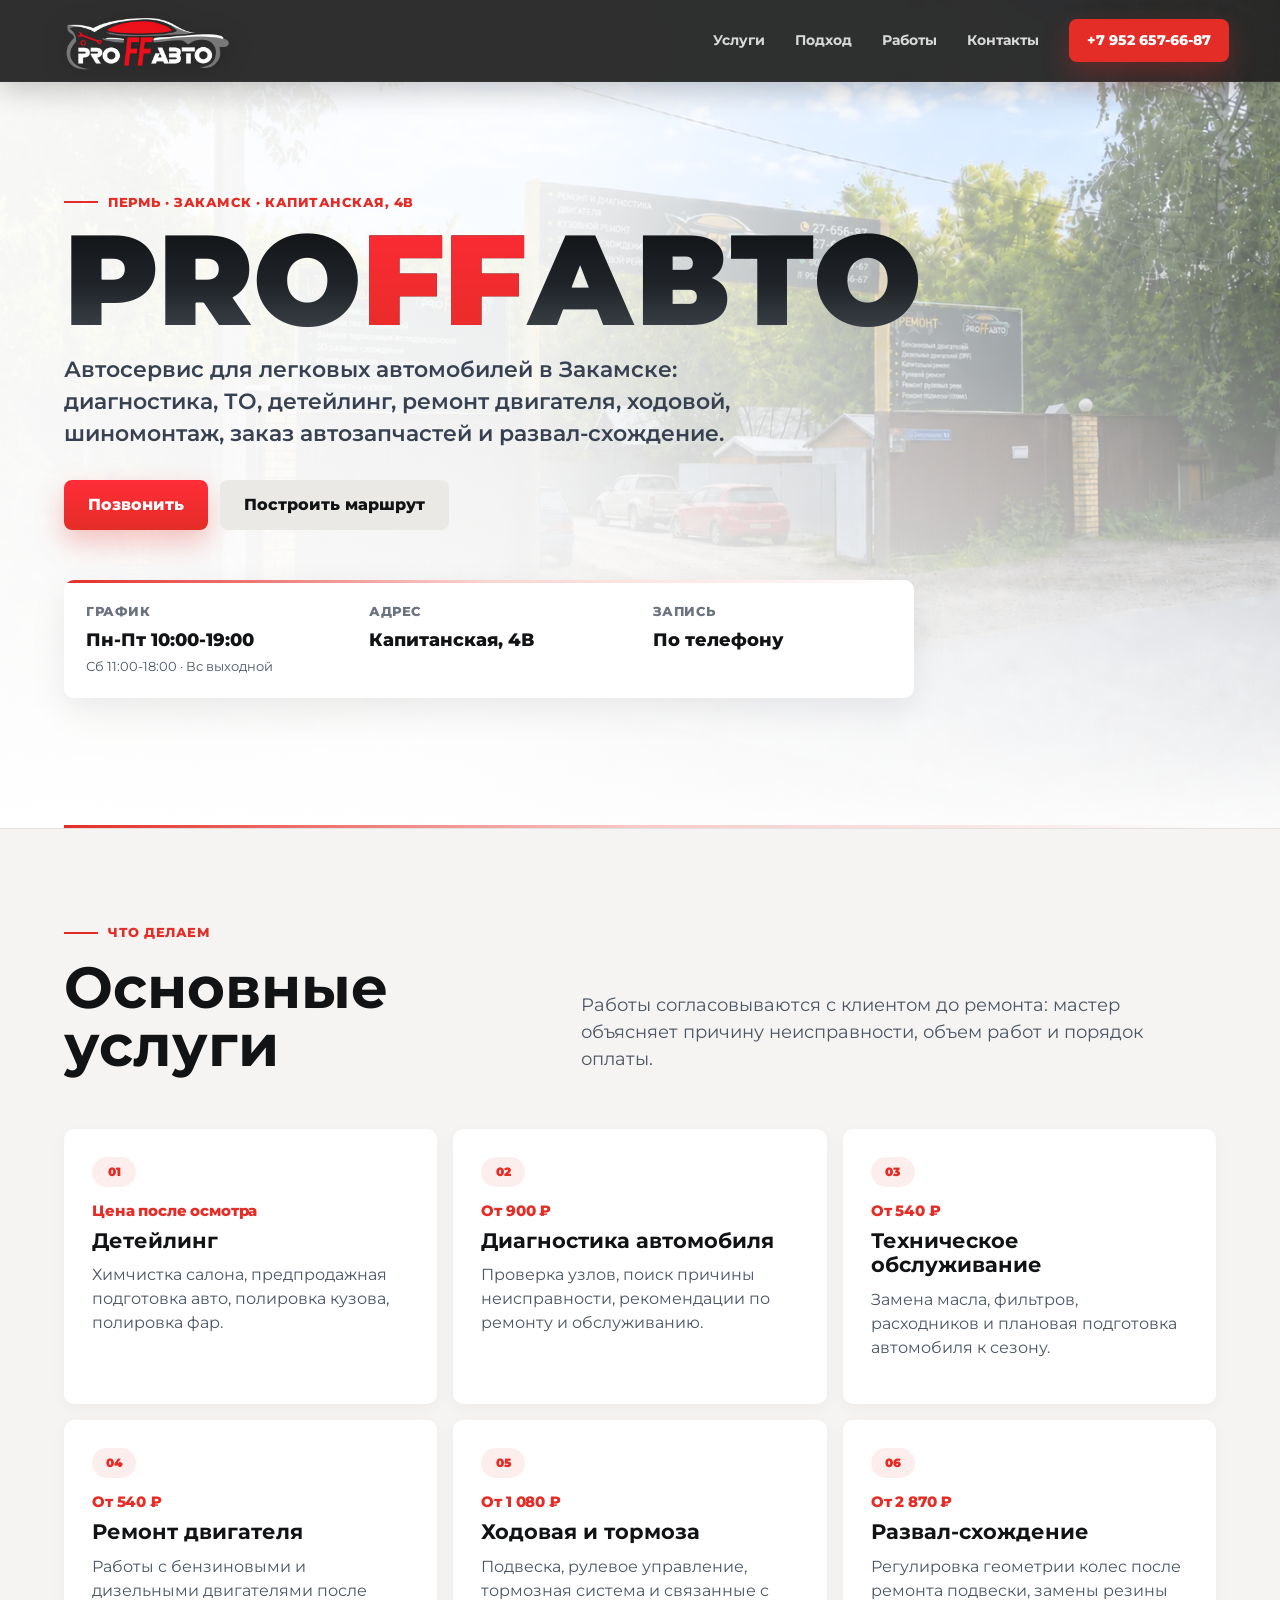
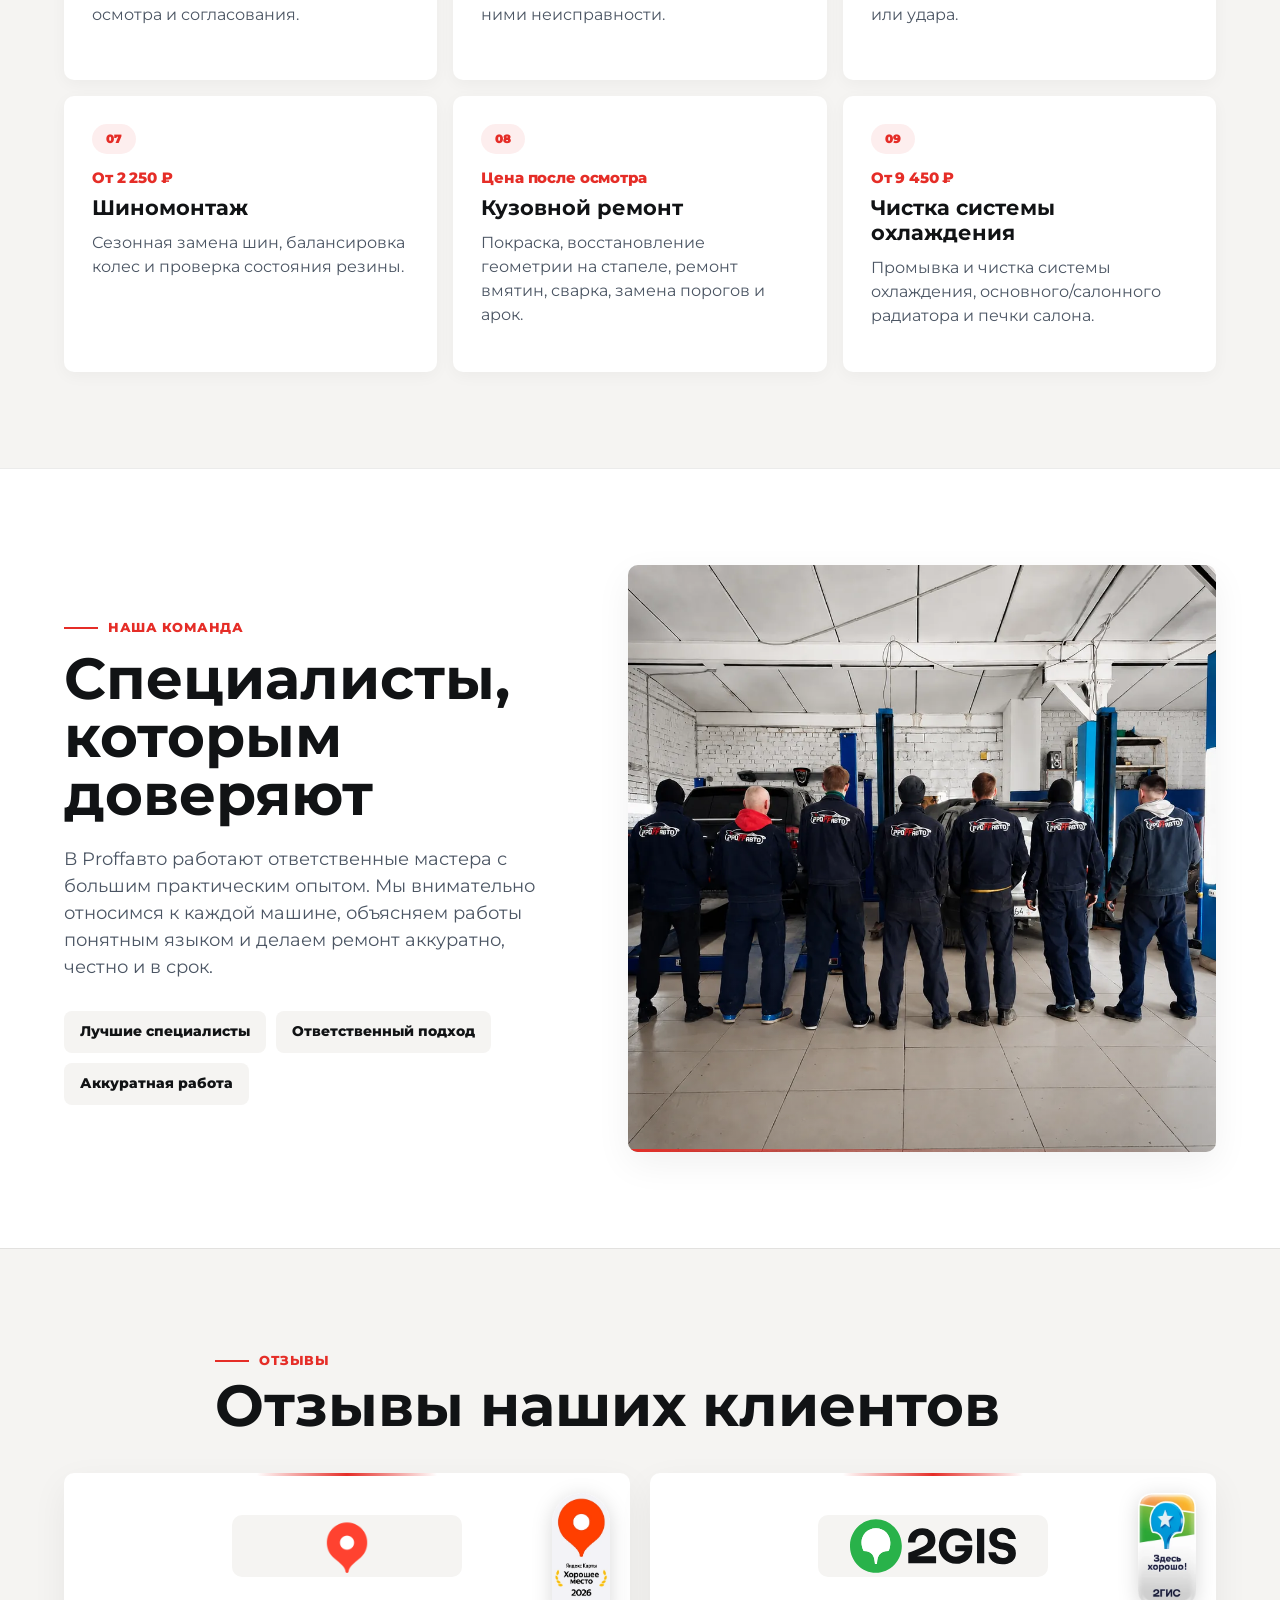
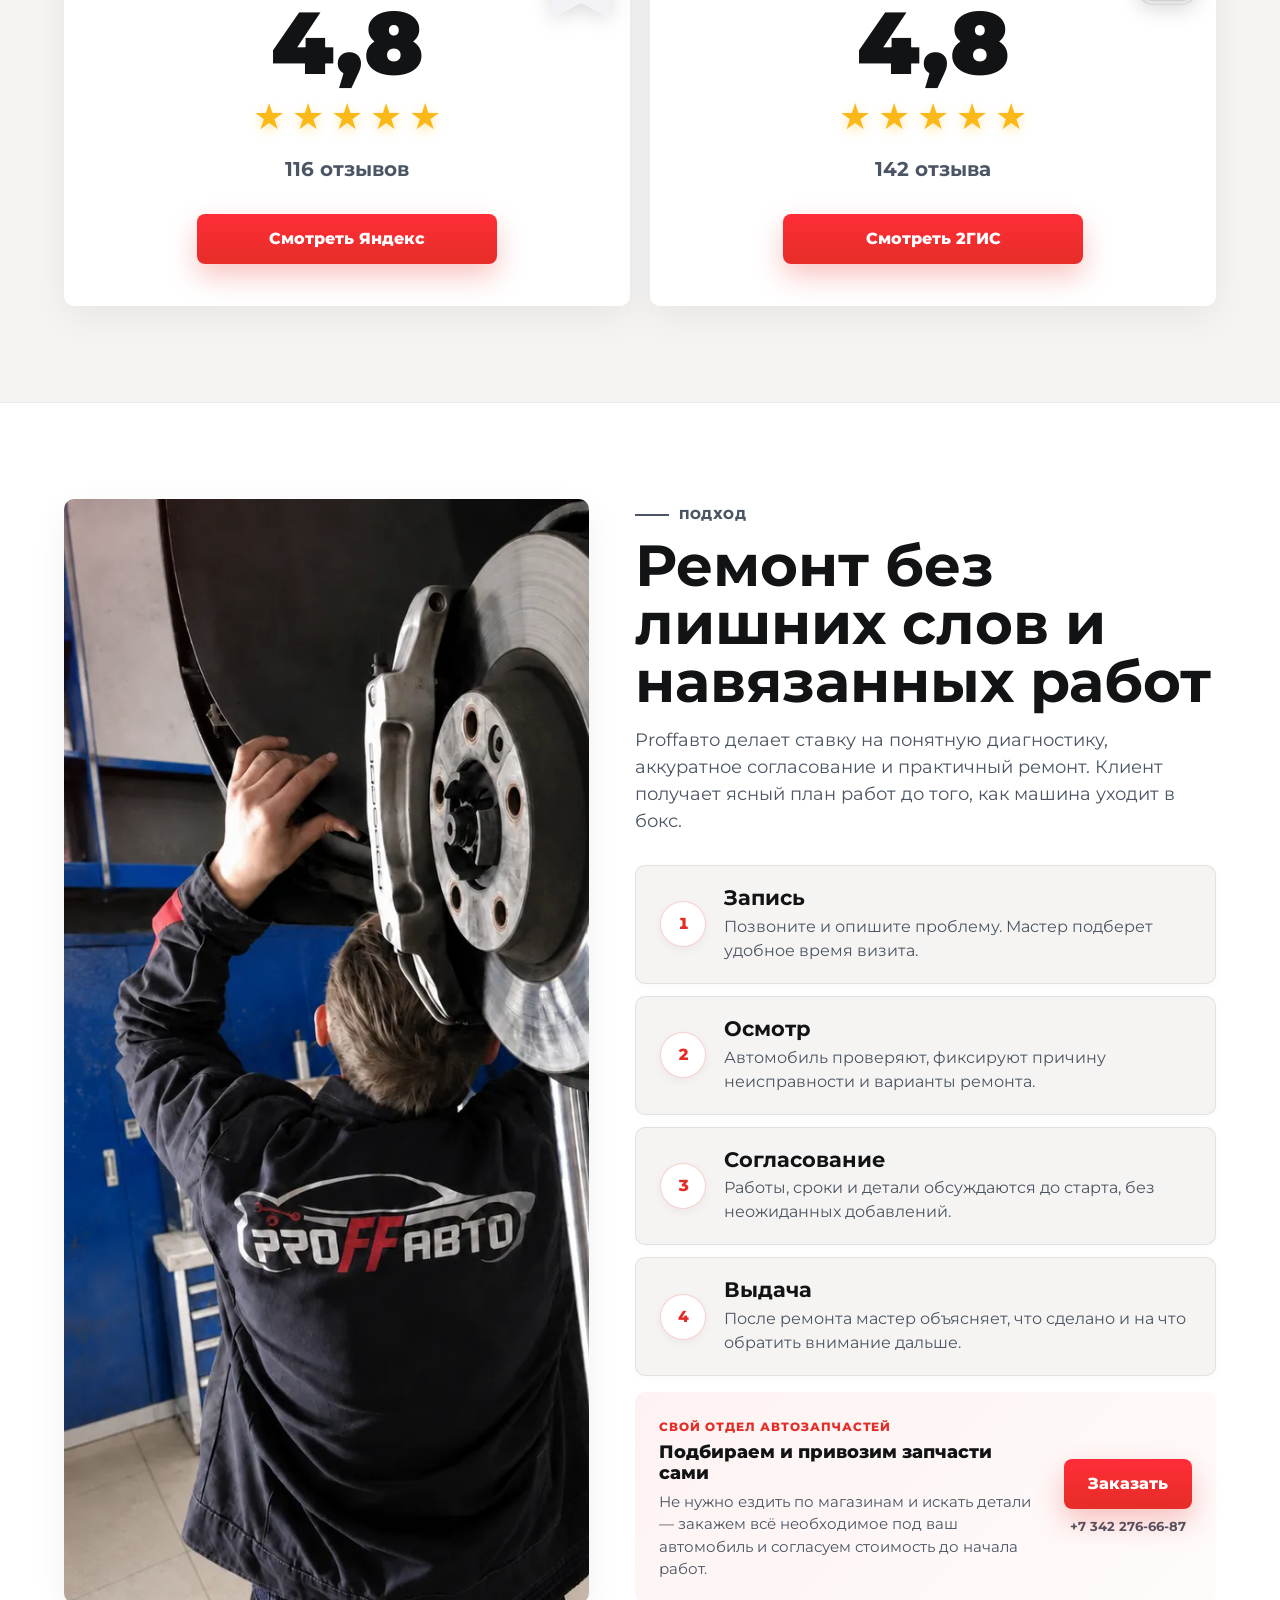
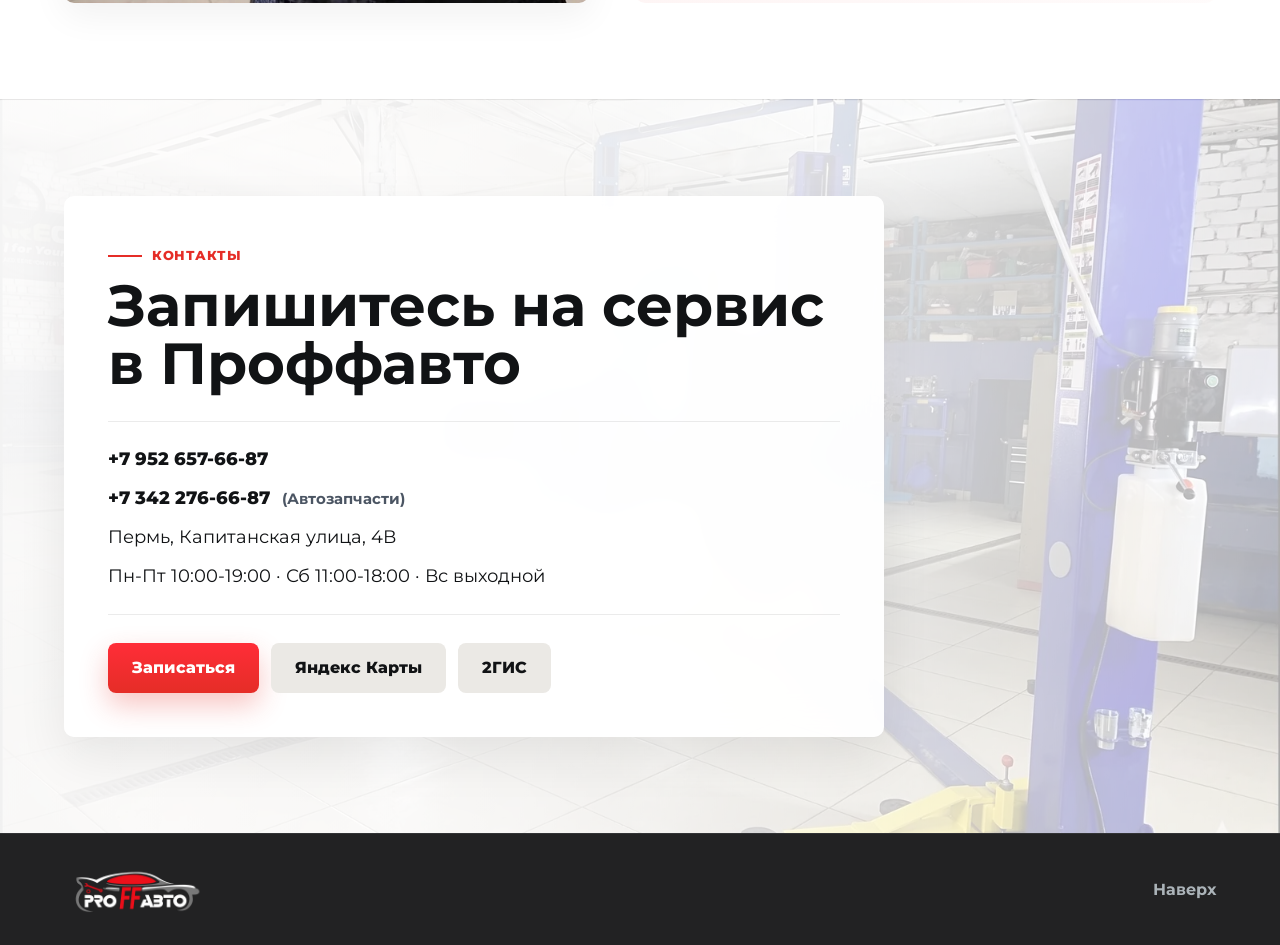
<file: index.html>
<!DOCTYPE html>
<html lang="ru">

<head>
  <meta charset="UTF-8">
  <meta name="viewport" content="width=device-width, initial-scale=1.0">
  <meta name="description"
    content="Автосервис Proffавто в Закамске (ул. Капитанская, 4В). Диагностика, ТО, ремонт двигателя, ходовой, развал-схождение и шиномонтаж. Звоните: +7 952 657-66-87.">
  <meta name="theme-color" content="#222223">
  <link rel="preconnect" href="https://fonts.googleapis.com">
  <link rel="preconnect" href="https://fonts.gstatic.com" crossorigin>
  <link
    href="https://fonts.googleapis.com/css2?family=Montserrat:ital,wght@0,400;0,500;0,600;0,700;0,800;0,900;1,400&display=swap"
    rel="stylesheet">
  <link rel="preload" as="image" href="zaezd.webp">
  <link rel="icon" type="image/png" sizes="512x512" href="favicon.png?v=2">
  <link rel="canonical" href="https://proffauto159.ru/">
  <meta property="og:type" content="website">
  <meta property="og:locale" content="ru_RU">
  <meta property="og:site_name" content="Proffавто">
  <meta property="og:title" content="Proffавто – автосервис и ремонт автомобилей в Закамске, Пермь">
  <meta property="og:description"
    content="Автосервис Proffавто в Закамске (ул. Капитанская, 4В). Диагностика, ТО, ремонт двигателя, ходовой, развал-схождение и шиномонтаж. Звоните: +7 952 657-66-87.">
  <meta property="og:url" content="https://proffauto159.ru/">
  <meta property="og:image" content="https://proffauto159.ru/og-image.jpg">
  <meta property="og:image:type" content="image/jpeg">
  <meta property="og:image:width" content="1200">
  <meta property="og:image:height" content="630">
  <meta property="og:image:alt" content="Автосервис Proffавто в Закамске, Пермь">
  <meta name="twitter:card" content="summary_large_image">
  <meta name="twitter:title" content="Proffавто – автосервис и ремонт автомобилей в Закамске, Пермь">
  <meta name="twitter:description"
    content="Диагностика, ТО, ремонт двигателя, ходовой, кузовной ремонт, развал-схождение и шиномонтаж в Закамске (ул. Капитанская, 4В).">
  <meta name="twitter:image" content="https://proffauto159.ru/og-image.jpg">
  <title>Proffавто – автосервис и ремонт автомобилей в Закамске, Пермь</title>
  <link rel="stylesheet" href="style.css?v=20">
  <script type="application/ld+json">
    {
      "@context": "https://schema.org",
      "@type": "AutoRepair",
      "name": "Proffавто",
      "url": "https://proffauto159.ru/",
      "image": "https://proffauto159.ru/og-image.jpg",
      "logo": "https://proffauto159.ru/logo-transparent.webp",
      "description": "Автосервис для легковых автомобилей в Закамске: диагностика, техническое обслуживание, детейлинг, ремонт двигателя, ходовой, шиномонтаж, кузовной ремонт и развал-схождение.",
      "telephone": [
        "+7-952-657-66-87",
        "+7-342-276-66-87"
      ],
      "address": {
        "@type": "PostalAddress",
        "streetAddress": "ул. Капитанская, 4В",
        "addressLocality": "Пермь",
        "addressRegion": "Пермский край",
        "addressCountry": "RU"
      },
      "geo": {
        "@type": "GeoCoordinates",
        "latitude": 58.025476,
        "longitude": 56.021358
      },
      "areaServed": {
        "@type": "City",
        "name": "Пермь"
      },
      "openingHoursSpecification": [
        {
          "@type": "OpeningHoursSpecification",
          "dayOfWeek": [
            "Monday",
            "Tuesday",
            "Wednesday",
            "Thursday",
            "Friday"
          ],
          "opens": "10:00",
          "closes": "19:00"
        },
        {
          "@type": "OpeningHoursSpecification",
          "dayOfWeek": "Saturday",
          "opens": "11:00",
          "closes": "18:00"
        }
      ],
      "sameAs": [
        "https://yandex.com/maps/org/proffauto/19250466593/",
        "https://go.2gis.com/cyw1y"
      ]
    }
  </script>
</head>

<body>
  <header class="site-header" data-header>
    <a class="logo" href="#top" aria-label="Proffauto на главную">
      <img class="logo-image" src="logo-transparent.webp" alt="Proffавто">
    </a>

    <button class="nav-toggle" type="button" aria-expanded="false" aria-controls="main-nav" data-nav-toggle>
      <span></span>
      <span></span>
      <span></span>
    </button>

    <nav class="main-nav" id="main-nav" data-nav>
      <a href="#services">Услуги</a>
      <a href="#about">Подход</a>
      <a href="works.html">Работы</a>
      <a href="#contacts">Контакты</a>
      <a class="nav-phone" href="tel:+79526576687">+7 952 657-66-87</a>
    </nav>
  </header>

  <main id="top">
    <section class="hero">
      <div class="hero-media" aria-hidden="true"></div>
      <div class="hero-overlay"></div>

      <div class="hero-content">
        <p class="eyebrow">Пермь · Закамск · Капитанская, 4В</p>
        <div class="hero-title" aria-hidden="true">PRO<span class="hero-ff">FF</span>АВТО</div>
        <h1 class="hero-lead">Автосервис для легковых автомобилей в Закамске: диагностика, ТО, детейлинг, ремонт двигателя, ходовой, шиномонтаж, заказ автозапчастей и развал-схождение.</h1>

        <div class="hero-actions">
          <a class="btn btn-primary" href="tel:+79526576687">Позвонить</a>
          <a class="btn btn-secondary"
            href="https://yandex.com/maps/org/proffauto/19250466593/?ll=56.021358%2C58.025476&z=16" target="_blank"
            rel="noreferrer" aria-haspopup="dialog" aria-expanded="false" data-route-trigger>Построить маршрут</a>
        </div>

        <div class="hero-info" aria-label="Краткая информация">
          <div>
            <span>График</span>
            <strong>Пн-Пт 10:00-19:00</strong>
            <small>Сб 11:00-18:00 · Вс выходной</small>
          </div>
          <div>
            <span>Адрес</span>
            <strong>Капитанская, 4В</strong>
          </div>
          <div>
            <span>Запись</span>
            <strong>По телефону</strong>
          </div>
        </div>
      </div>
    </section>

    <section class="section services-section" id="services">
      <div class="section-heading">
        <p class="eyebrow">Что делаем</p>
        <h2>Основные услуги</h2>
        <p>Работы согласовываются с клиентом до ремонта: мастер объясняет причину неисправности, объем работ и порядок оплаты.</p>
      </div>

      <div class="services-grid">
        <article class="service-card">
          <span class="service-number">01</span>
          <div class="service-price">Цена после осмотра</div>
          <h3>Детейлинг</h3>
          <p>Химчистка салона, предпродажная подготовка авто, полировка кузова, полировка фар.</p>
        </article>
        <article class="service-card">
          <span class="service-number">02</span>
          <div class="service-price">От 900 ₽</div>
          <h3>Диагностика автомобиля</h3>
          <p>Проверка узлов, поиск причины неисправности, рекомендации по ремонту и обслуживанию.</p>
        </article>
        <article class="service-card">
          <span class="service-number">03</span>
          <div class="service-price">От 540 ₽</div>
          <h3>Техническое обслуживание</h3>
          <p>Замена масла, фильтров, расходников и плановая подготовка автомобиля к сезону.</p>
        </article>
        <article class="service-card">
          <span class="service-number">04</span>
          <div class="service-price">От 540 ₽</div>
          <h3>Ремонт двигателя</h3>
          <p>Работы с бензиновыми и дизельными двигателями после осмотра и согласования.</p>
        </article>
        <article class="service-card">
          <span class="service-number">05</span>
          <div class="service-price">От 1 080 ₽</div>
          <h3>Ходовая и тормоза</h3>
          <p>Подвеска, рулевое управление, тормозная система и связанные с ними неисправности.</p>
        </article>
        <article class="service-card">
          <span class="service-number">06</span>
          <div class="service-price">От 2 870 ₽</div>
          <h3>Развал-схождение</h3>
          <p>Регулировка геометрии колес после ремонта подвески, замены резины или удара.</p>
        </article>
        <article class="service-card">
          <span class="service-number">07</span>
          <div class="service-price">От 2 250 ₽</div>
          <h3>Шиномонтаж</h3>
          <p>Сезонная замена шин, балансировка колес и проверка состояния резины.</p>
        </article>
        <article class="service-card">
          <span class="service-number">08</span>
          <div class="service-price">Цена после осмотра</div>
          <h3>Кузовной ремонт</h3>
          <p>Покраска, восстановление геометрии на стапеле, ремонт вмятин, сварка, замена порогов и арок.</p>
        </article>
        <article class="service-card">
          <span class="service-number">09</span>
          <div class="service-price">От 9 450 ₽</div>
          <h3>Чистка системы охлаждения</h3>
          <p>Промывка и чистка системы охлаждения, основного/салонного радиатора и печки салона.</p>
        </article>
      </div>
    </section>

    <section class="section team-section" id="team">
      <div class="team-wrap">
        <div class="team-content">
          <p class="eyebrow">Наша команда</p>
          <h2>Специалисты, которым доверяют</h2>
          <p>В Proffавто работают ответственные мастера с большим практическим опытом. Мы внимательно относимся к каждой
            машине, объясняем работы понятным языком и делаем ремонт аккуратно, честно и в срок.</p>

          <div class="team-points" aria-label="Преимущества команды">
            <span>Лучшие специалисты</span>
            <span>Ответственный подход</span>
            <span>Аккуратная работа</span>
          </div>
        </div>

        <figure class="team-photo">
          <img src="team.webp" alt="Команда автосервиса Proffавто" loading="lazy" decoding="async">
        </figure>
      </div>
    </section>

    <section class="section reviews-section" id="reviews" aria-labelledby="reviews-title">
      <div class="section-heading compact">
        <p class="eyebrow">Отзывы</p>
        <h2 id="reviews-title">Отзывы наших клиентов</h2>
      </div>

      <div class="reviews-grid">
        <article class="review-card" data-review-card="yandex">
          <div class="good-place-badge" title="Хорошее место 2026 по версии Яндекс Карт">
            <img src="gutplace.webp" alt="Хорошее место 2026" width="55" height="116" loading="lazy"
              decoding="async">
          </div>
          <div class="review-service yandex-logo" aria-label="Яндекс">
            <img src="yalogo.png" width="58" height="58" alt="Яндекс" loading="lazy" decoding="async">
          </div>
          <strong class="review-rating" data-review-rating>4,8</strong>
          <div class="review-stars" aria-label="Оценка 4,8 из 5" data-review-stars>
            <span>★</span>
            <span>★</span>
            <span>★</span>
            <span>★</span>
            <span>★</span>
          </div>
          <p data-review-count>116 отзывов</p>
          <a class="btn btn-primary"
            href="https://yandex.com/maps/org/proffauto/19250466593/?ll=56.021358%2C58.025476&z=16" target="_blank"
            rel="noreferrer">Смотреть Яндекс</a>
        </article>

        <article class="review-card" data-review-card="2gis">
          <div class="good-place-badge" title="Здесь хорошо 2ГИС">
            <img src="zdesgut.webp" alt="Здесь хорошо 2ГИС" width="55" height="106" loading="lazy" decoding="async">
          </div>
          <div class="review-service two-gis-logo" aria-label="2ГИС">
            <img src="2gis.svg?v=2" width="190" height="62" alt="2ГИС" loading="lazy" decoding="async">
          </div>
          <strong class="review-rating" data-review-rating>4,8</strong>
          <div class="review-stars" aria-label="Оценка 4,8 из 5" data-review-stars>
            <span>★</span>
            <span>★</span>
            <span>★</span>
            <span>★</span>
            <span>★</span>
          </div>
          <p data-review-count>142 отзыва</p>
          <a class="btn btn-primary" href="https://go.2gis.com/cyw1y" target="_blank" rel="noreferrer">Смотреть 2ГИС</a>
        </article>
      </div>
    </section>

    <section class="section split-section" id="about">
      <div class="image-panel" aria-label="Рабочая зона автосервиса"></div>
      <div class="content-panel">
        <p class="eyebrow">Подход</p>
        <h2>Ремонт без лишних слов и навязанных работ</h2>
        <p>Proffавто делает ставку на понятную диагностику, аккуратное согласование и практичный ремонт. Клиент получает
          ясный план работ до того, как машина уходит в бокс.</p>

        <div class="steps">
          <div class="step">
            <span>1</span>
            <div>
              <h3>Запись</h3>
              <p>Позвоните и опишите проблему. Мастер подберет удобное время визита.</p>
            </div>
          </div>
          <div class="step">
            <span>2</span>
            <div>
              <h3>Осмотр</h3>
              <p>Автомобиль проверяют, фиксируют причину неисправности и варианты ремонта.</p>
            </div>
          </div>
          <div class="step">
            <span>3</span>
            <div>
              <h3>Согласование</h3>
              <p>Работы, сроки и детали обсуждаются до старта, без неожиданных добавлений.</p>
            </div>
          </div>
          <div class="step">
            <span>4</span>
            <div>
              <h3>Выдача</h3>
              <p>После ремонта мастер объясняет, что сделано и на что обратить внимание дальше.</p>
            </div>
          </div>
        </div>

        <aside class="parts-highlight" aria-label="Свой отдел автозапчастей">
          <div class="parts-highlight-body">
            <span class="parts-highlight-tag">Свой отдел автозапчастей</span>
            <h3>Подбираем и привозим запчасти сами</h3>
            <p>Не нужно ездить по магазинам и искать детали — закажем всё необходимое под ваш автомобиль и согласуем стоимость до начала работ.</p>
          </div>
          <div class="parts-highlight-actions">
            <a class="btn btn-primary" href="tel:+73422766687">Заказать</a>
            <a class="parts-highlight-number" href="tel:+73422766687">+7 342 276-66-87</a>
          </div>
        </aside>
      </div>
    </section>

    <section class="section contact-section" id="contacts">
      <div class="contact-card">
        <p class="eyebrow">Контакты</p>
        <h2>Запишитесь на сервис в Проффавто</h2>

        <div class="contact-lines">
          <a href="tel:+79526576687">+7 952 657-66-87</a>
          <span class="contact-phone-line">
            <a href="tel:+73422766687">+7 342 276-66-87</a>
            <span class="contact-phone-note">(Автозапчасти)</span>
          </span>
          <span>Пермь, Капитанская улица, 4В</span>
          <span>Пн-Пт 10:00-19:00 · Сб 11:00-18:00 · Вс выходной</span>
        </div>

        <div class="contact-actions">
          <a class="btn btn-primary" href="tel:+79526576687">Записаться</a>
          <a class="btn btn-secondary"
            href="https://yandex.com/maps/org/proffauto/19250466593/?ll=56.021358%2C58.025476&z=16" target="_blank"
            rel="noreferrer">Яндекс Карты</a>
          <a class="btn btn-secondary" href="https://go.2gis.com/cyw1y" target="_blank" rel="noreferrer">2ГИС</a>
        </div>
      </div>
    </section>
  </main>

  <div class="route-modal" hidden data-route-modal>
    <div class="route-backdrop" data-route-close></div>
    <section class="route-dialog" role="dialog" aria-modal="true" aria-labelledby="route-title" tabindex="-1"
      data-route-dialog>
      <button class="route-close" type="button" aria-label="Закрыть выбор карт" data-route-close>×</button>
      <p class="eyebrow">Маршрут</p>
      <h2 id="route-title">В каких картах построить маршрут?</h2>

      <div class="route-options">
        <a class="btn btn-secondary route-option" href="https://go.2gis.com/cyw1y" target="_blank" rel="noreferrer"
          data-route-link>2ГИС</a>
        <a class="btn btn-secondary route-option"
          href="https://yandex.com/maps/org/proffauto/19250466593/?ll=56.021358%2C58.025476&z=16" target="_blank"
          rel="noreferrer" data-route-link>Яндекс Карты</a>
      </div>
    </section>
  </div>

  <footer class="site-footer">
    <span class="footer-brand">
      <img src="logo-transparent.webp" alt="Proffавто">
    </span>
    <a href="#top">Наверх</a>
  </footer>

  <script src="script.js"></script>
  <script src="tracker.js?v=2" defer></script>
</body>

</html>
</file>
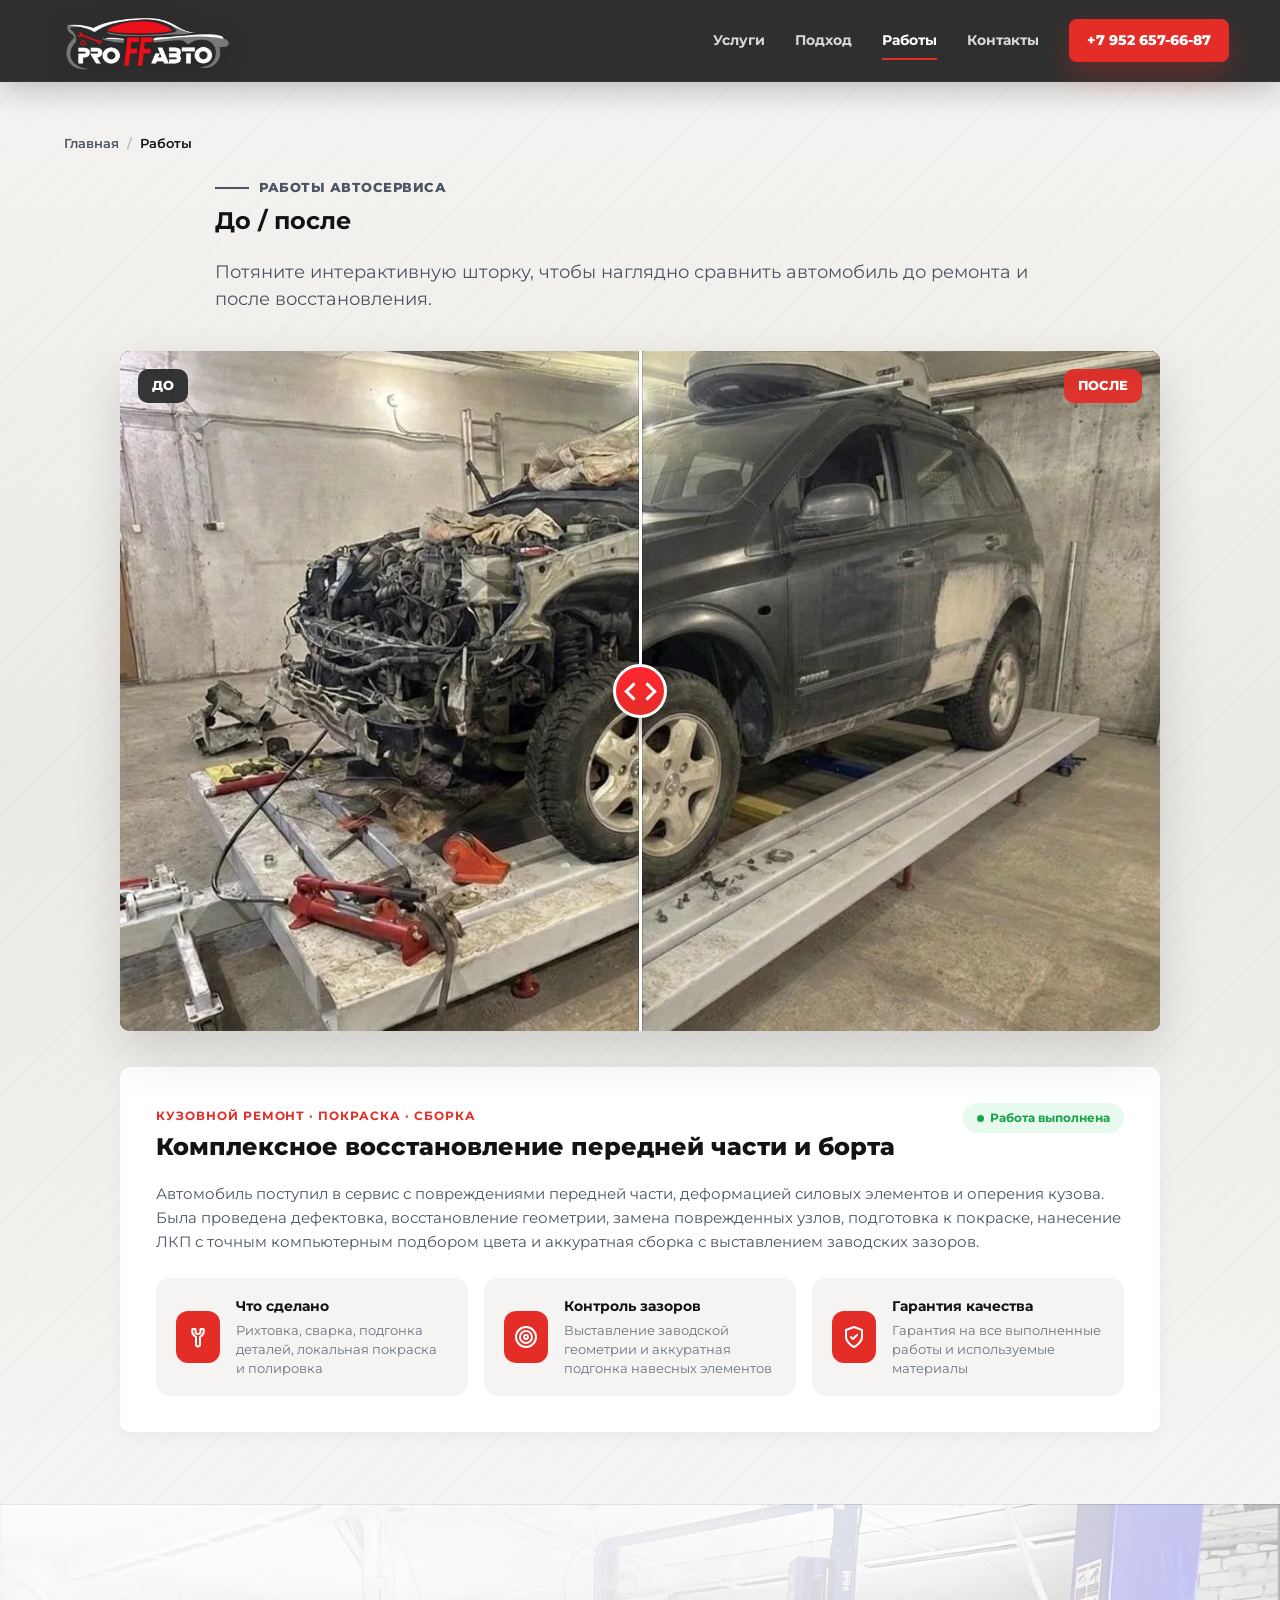
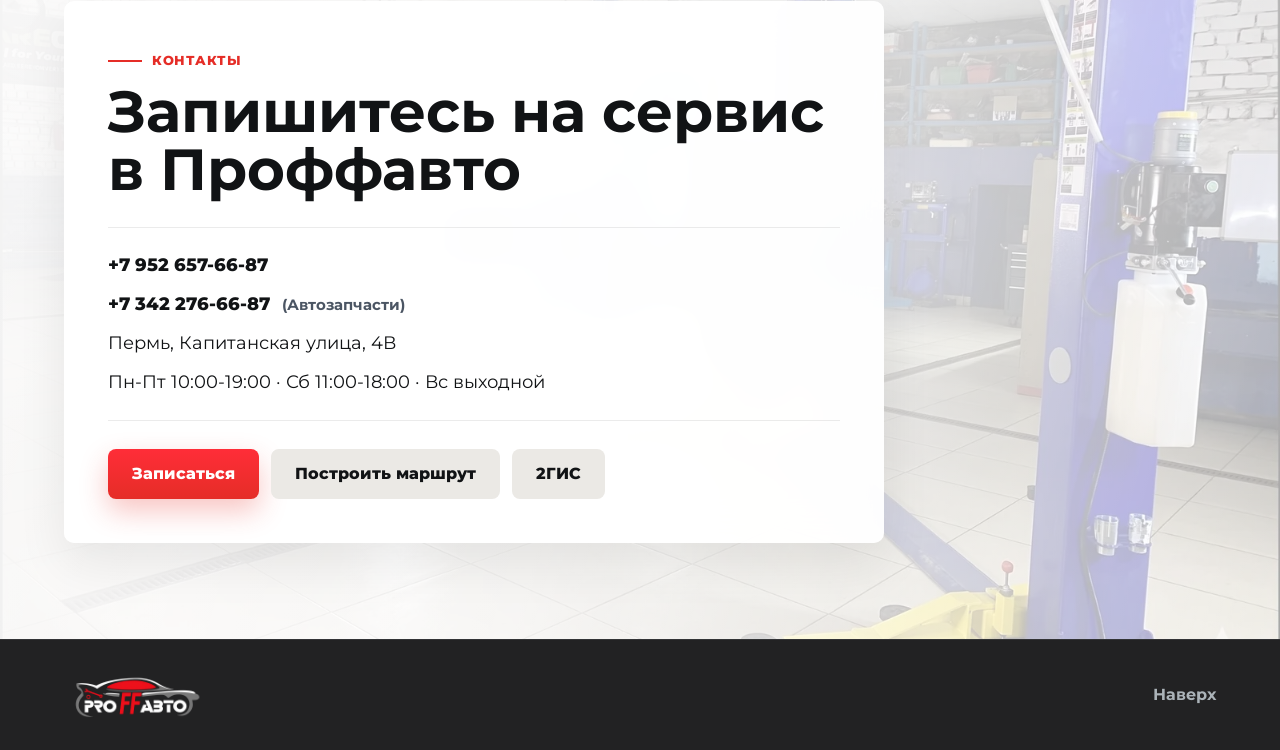
<file: works.html>
<!DOCTYPE html>
<html lang="ru">
<head>
  <meta charset="UTF-8">
  <meta name="viewport" content="width=device-width, initial-scale=1.0">
  <meta name="description" content="Примеры выполненных работ автосервиса Proffавто в Закамске. Фото автомобиля до и после ремонта. Телефон: +7 952 657-66-87.">
  <meta name="theme-color" content="#222223">
  <link rel="preconnect" href="https://fonts.googleapis.com">
  <link rel="preconnect" href="https://fonts.gstatic.com" crossorigin>
  <link href="https://fonts.googleapis.com/css2?family=Montserrat:ital,wght@0,400;0,500;0,600;0,700;0,800;0,900;1,400&display=swap" rel="stylesheet">
  <link rel="preload" as="image" href="do.webp">
  <link rel="preload" as="image" href="posle.webp">
  <link rel="icon" type="image/png" sizes="512x512" href="favicon.png?v=2">
  <link rel="canonical" href="https://proffauto159.ru/works.html">
  <meta property="og:type" content="website">
  <meta property="og:locale" content="ru_RU">
  <meta property="og:site_name" content="Proffавто">
  <meta property="og:title" content="Примеры работ До / После – Автосервис Proffавто в Закамске, Пермь">
  <meta property="og:description" content="Примеры выполненных работ автосервиса Proffавто в Закамске. Фото автомобиля до и после ремонта. Телефон: +7 952 657-66-87.">
  <meta property="og:url" content="https://proffauto159.ru/works.html">
  <meta property="og:image" content="https://proffauto159.ru/og-works.jpg">
  <meta property="og:image:type" content="image/jpeg">
  <meta property="og:image:width" content="1200">
  <meta property="og:image:height" content="630">
  <meta property="og:image:alt" content="Примеры кузовного ремонта До и После в автосервисе Proffавто">
  <meta name="twitter:card" content="summary_large_image">
  <meta name="twitter:title" content="Примеры работ До / После – Автосервис Proffавто в Закамске, Пермь">
  <meta name="twitter:description" content="Примеры выполненных работ автосервиса Proffавто в Закамске. Фото автомобиля до и после ремонта.">
  <meta name="twitter:image" content="https://proffauto159.ru/og-works.jpg">
  <title>Примеры работ До / После – Автосервис Proffавто в Закамске, Пермь</title>
  <link rel="stylesheet" href="style.css?v=20">
  <script type="application/ld+json">
    {
      "@context": "https://schema.org",
      "@type": "BreadcrumbList",
      "itemListElement": [
        {
          "@type": "ListItem",
          "position": 1,
          "name": "Главная",
          "item": "https://proffauto159.ru/"
        },
        {
          "@type": "ListItem",
          "position": 2,
          "name": "Работы",
          "item": "https://proffauto159.ru/works.html"
        }
      ]
    }
  </script>
</head>
<body class="page-works">
  <header class="site-header" data-header>
    <a class="logo" href="index.html" aria-label="Proffавто на главную">
      <img class="logo-image" src="logo-transparent.webp" alt="Proffавто">
    </a>

    <button class="nav-toggle" type="button" aria-expanded="false" aria-controls="main-nav" data-nav-toggle>
      <span></span>
      <span></span>
      <span></span>
    </button>

    <nav class="main-nav" id="main-nav" data-nav>
      <a href="index.html#services">Услуги</a>
      <a href="index.html#about">Подход</a>
      <a href="works.html" class="is-active">Работы</a>
      <a href="#contacts">Контакты</a>
      <a class="nav-phone" href="tel:+79526576687">+7 952 657-66-87</a>
    </nav>
  </header>

  <main id="top">
    <section class="section works-section works-page-section" id="works">
      <div class="works-page-header">
        <nav class="breadcrumbs" aria-label="Навигация по сайту">
          <a href="index.html">Главная</a>
          <span class="sep" aria-hidden="true">/</span>
          <span class="current">Работы</span>
        </nav>

        <div class="section-heading compact">
          <p class="eyebrow">Работы автосервиса</p>
          <h1>До / после</h1>
          <p>Потяните интерактивную шторку, чтобы наглядно сравнить автомобиль до ремонта и после восстановления.</p>
        </div>
      </div>

      <div class="work-comparison" data-comparison style="--position: 50%;">
        <img class="comparison-image comparison-before" src="do.webp" alt="Автомобиль до ремонта">
        <img class="comparison-image comparison-after" src="posle.webp" alt="Автомобиль после ремонта">
        <span class="comparison-label comparison-label-before">До</span>
        <span class="comparison-label comparison-label-after">После</span>
        <span class="comparison-divider" aria-hidden="true">
          <span class="comparison-handle"></span>
        </span>
        <input class="comparison-range" type="range" min="0" max="100" value="50" aria-label="Сравнить фото до и после" data-comparison-range>
      </div>

      <div class="work-details-card">
        <div class="work-details-header">
          <div>
            <span class="work-meta-tag">Кузовной ремонт · Покраска · Сборка</span>
            <h2 class="work-details-title">Комплексное восстановление передней части и борта</h2>
          </div>
          <span class="work-status-badge">Работа выполнена</span>
        </div>
        <p class="work-details-desc">
          Автомобиль поступил в сервис с повреждениями передней части, деформацией силовых элементов и оперения кузова. Была проведена дефектовка, восстановление геометрии, замена поврежденных узлов, подготовка к покраске, нанесение ЛКП с точным компьютерным подбором цвета и аккуратная сборка с выставлением заводских зазоров.
        </p>
        <div class="work-specs-grid">
          <div class="work-spec-item">
            <div class="work-spec-icon" aria-hidden="true">
              <svg viewBox="0 0 24 24" fill="none" stroke="currentColor" stroke-width="2" stroke-linecap="round" stroke-linejoin="round">
                <path d="M6.5 4 h3 v2.5 a2.5 2.5 0 0 0 5 0 V4 h3 C18.5 6.5 17.5 9.5 14 12 V19.5 a2 2 0 0 1 -4 0 V12 C6.5 9.5 5.5 6.5 6.5 4 z"></path>
              </svg>
            </div>
            <div>
              <strong>Что сделано</strong>
              <p>Рихтовка, сварка, подгонка деталей, локальная покраска и полировка</p>
            </div>
          </div>
          <div class="work-spec-item">
            <div class="work-spec-icon" aria-hidden="true">
              <svg viewBox="0 0 24 24" fill="none" stroke="currentColor" stroke-width="2" stroke-linecap="round" stroke-linejoin="round">
                <circle cx="12" cy="12" r="10"></circle>
                <circle cx="12" cy="12" r="6"></circle>
                <circle cx="12" cy="12" r="2"></circle>
              </svg>
            </div>
            <div>
              <strong>Контроль зазоров</strong>
              <p>Выставление заводской геометрии и аккуратная подгонка навесных элементов</p>
            </div>
          </div>
          <div class="work-spec-item">
            <div class="work-spec-icon" aria-hidden="true">
              <svg viewBox="0 0 24 24" fill="none" stroke="currentColor" stroke-width="2" stroke-linecap="round" stroke-linejoin="round">
                <path d="M12 22s8-4 8-10V5l-8-3-8 3v7c0 6 8 10 8 10z"></path>
                <path d="M9 12l2 2 4-4"></path>
              </svg>
            </div>
            <div>
              <strong>Гарантия качества</strong>
              <p>Гарантия на все выполненные работы и используемые материалы</p>
            </div>
          </div>
        </div>
      </div>
    </section>

    <section class="section contact-section" id="contacts">
      <div class="contact-card">
        <p class="eyebrow">Контакты</p>
        <h2>Запишитесь на сервис в Проффавто</h2>

        <div class="contact-lines">
          <a href="tel:+79526576687">+7 952 657-66-87</a>
          <span class="contact-phone-line">
            <a href="tel:+73422766687">+7 342 276-66-87</a>
            <span class="contact-phone-note">(Автозапчасти)</span>
          </span>
          <span>Пермь, Капитанская улица, 4В</span>
          <span>Пн-Пт 10:00-19:00 · Сб 11:00-18:00 · Вс выходной</span>
        </div>

        <div class="contact-actions">
          <a class="btn btn-primary" href="tel:+79526576687">Записаться</a>
          <a class="btn btn-secondary" href="https://yandex.com/maps/org/proffauto/19250466593/?ll=56.021358%2C58.025476&z=16" target="_blank" rel="noreferrer" aria-haspopup="dialog" aria-expanded="false" data-route-trigger>Построить маршрут</a>
          <a class="btn btn-secondary" href="https://go.2gis.com/cyw1y" target="_blank" rel="noreferrer">2ГИС</a>
        </div>
      </div>
    </section>
  </main>

  <div class="route-modal" hidden data-route-modal>
    <div class="route-backdrop" data-route-close></div>
    <section class="route-dialog" role="dialog" aria-modal="true" aria-labelledby="route-title" tabindex="-1" data-route-dialog>
      <button class="route-close" type="button" aria-label="Закрыть выбор карт" data-route-close>×</button>
      <p class="eyebrow">Маршрут</p>
      <h2 id="route-title">В каких картах построить маршрут?</h2>

      <div class="route-options">
        <a class="btn btn-secondary route-option" href="https://go.2gis.com/cyw1y" target="_blank" rel="noreferrer" data-route-link>2ГИС</a>
        <a class="btn btn-secondary route-option" href="https://yandex.com/maps/org/proffauto/19250466593/?ll=56.021358%2C58.025476&z=16" target="_blank" rel="noreferrer" data-route-link>Яндекс Карты</a>
      </div>
    </section>
  </div>

  <footer class="site-footer">
    <span class="footer-brand">
      <a href="index.html" aria-label="Proffавто на главную"><img src="logo-transparent.webp" alt="Proffавто"></a>
    </span>
    <a href="#top">Наверх</a>
  </footer>

  <script src="script.js"></script>
  <script src="tracker.js?v=2" defer></script>
</body>
</html>
</file>
<file: style.css>
/* ==========================================================================
   PROFFАВТО — Светлая тема (стилистика GrafitAuto / grafitauto.ru)
   ========================================================================== */

:root {
  --bg: #f5f4f2;
  --bg-2: #ffffff;
  --surface: rgba(255, 255, 255, 0.95);
  --surface-solid: #ffffff;
  --surface-2: #fcfbf9;
  --text: #111315;
  --muted: #4b5563;
  --muted-2: #6b7280;
  --line: rgba(0, 0, 0, 0.08);
  --line-strong: rgba(0, 0, 0, 0.14);
  --red: #e52d27;
  --red-dark: #c41f1a;
  --red-soft: rgba(229, 45, 39, 0.08);
  --yellow: #fab918;
  --highlight: #22252a;
  --steel: #64748b;
  --white-soft: #f8f9fa;
  --shadow: 0 12px 36px rgba(0, 0, 0, 0.06);
  --shadow-sm: 0 4px 16px rgba(0, 0, 0, 0.04);
  --shadow-red: 0 12px 28px rgba(229, 45, 39, 0.28);
  --button-radius: 8px;
  --card-radius: 10px;
  --max-width: 1320px;
}

* {
  box-sizing: border-box;
}

html {
  scroll-behavior: smooth;
  scroll-padding-top: 90px;
  overflow-x: hidden;
}

body {
  margin: 0;
  min-width: 320px;
  overflow-x: hidden;
  background-color: var(--bg);
  color: var(--text);
  font-family: 'Montserrat', Inter, Arial, Helvetica, sans-serif;
  line-height: 1.5;
  text-rendering: optimizeLegibility;
}

body.nav-open,
body.route-modal-open {
  overflow: hidden;
}

a {
  color: inherit;
  text-decoration: none;
}

button,
input,
textarea {
  font: inherit;
}

img {
  max-width: 100%;
}

/* ==========================================================================
   Шапка сайта (Site Header) — Темный графит в цвет футера (#222223)
   ========================================================================== */

.site-header {
  position: fixed;
  z-index: 20;
  top: 0;
  left: 0;
  right: 0;
  display: flex;
  align-items: center;
  justify-content: space-between;
  gap: 24px;
  min-height: 78px;
  padding: 10px clamp(18px, 4vw, 64px);
  background: rgba(34, 34, 35, 0.94);
  border-bottom: 1px solid #333436;
  backdrop-filter: blur(20px);
  -webkit-backdrop-filter: blur(20px);
  box-shadow: 0 8px 30px rgba(0, 0, 0, 0.22);
  transition: min-height 0.2s ease, border-color 0.2s ease, background 0.2s ease, box-shadow 0.2s ease;
}

.site-header.is-scrolled {
  min-height: 68px;
  background: rgba(30, 30, 31, 0.98);
  border-bottom-color: rgba(255, 255, 255, 0.12);
  box-shadow: 0 12px 36px rgba(0, 0, 0, 0.35);
}

.logo {
  display: inline-flex;
  align-items: center;
  min-width: max-content;
  outline-offset: 8px;
}

.logo-image {
  display: block;
  width: 184px;
  height: auto;
  filter: drop-shadow(0 4px 12px rgba(0, 0, 0, 0.3));
}

.main-nav {
  display: flex;
  align-items: center;
  gap: 30px;
  color: rgba(255, 255, 255, 0.82);
  font-size: 14px;
  font-weight: 700;
}

.main-nav a {
  position: relative;
  outline-offset: 8px;
  transition: color 0.18s ease;
}

.main-nav a:not(.nav-phone)::after {
  content: "";
  position: absolute;
  left: 0;
  right: 0;
  bottom: -9px;
  height: 2px;
  background: var(--red);
  transform: scaleX(0);
  transform-origin: left;
  transition: transform 0.2s ease;
}

.main-nav a:hover,
.main-nav a:focus-visible {
  color: #ffffff;
}

.main-nav a:not(.nav-phone):hover::after,
.main-nav a:not(.nav-phone):focus-visible::after {
  transform: scaleX(1);
}

.main-nav a.is-active,
.main-nav a.is-active:focus-visible {
  color: #ffffff;
}

.main-nav a.is-active:not(.nav-phone)::after {
  transform: scaleX(1);
}

.nav-phone {
  padding: 11px 18px;
  background: var(--red);
  border: none;
  border-radius: var(--button-radius);
  color: #ffffff;
  font-weight: 800;
  box-shadow: var(--shadow-red);
  transition: background 0.2s ease, transform 0.2s ease, box-shadow 0.2s ease;
}

.nav-phone:hover,
.nav-phone:focus-visible {
  background: var(--red-dark);
  color: #ffffff !important;
  transform: translateY(-1px);
  box-shadow: 0 8px 24px rgba(229, 45, 39, 0.4);
}

.nav-toggle {
  display: none;
  width: 44px;
  height: 44px;
  padding: 10px;
  background: rgba(255, 255, 255, 0.08);
  border: 1px solid rgba(255, 255, 255, 0.16);
  border-radius: 8px;
  cursor: pointer;
}

.nav-toggle span {
  display: block;
  height: 2px;
  margin: 5px 0;
  background: #ffffff;
  transition: transform 0.2s ease, opacity 0.2s ease;
}

/* ==========================================================================
   Первый экран (Hero)
   ========================================================================== */

.hero {
  position: relative;
  min-height: clamp(760px, 92vh, 980px);
  display: grid;
  align-items: end;
  overflow: hidden;
  padding: 118px clamp(18px, 5vw, 72px) 72px;
  background-color: #ffffff;
}

.hero-media,
.image-panel {
  background-color: #e5e7eb;
  background-image:
    linear-gradient(125deg, rgba(229, 45, 39, 0.1), transparent 30%),
    url("zaezd.webp");
  background-position: center;
  background-size: cover;
}

.image-panel {
  background-image:
    linear-gradient(125deg, rgba(229, 45, 39, 0.1), transparent 30%),
    url("work.webp");
}

.hero-media {
  position: absolute;
  inset: 0;
  transform: scale(1.03);
  filter: contrast(1.04) brightness(1.02);
}

.hero-overlay {
  position: absolute;
  inset: 0;
  background:
    linear-gradient(100deg, rgba(255, 255, 255, 0.97) 0%, rgba(255, 255, 255, 0.92) 42%, rgba(255, 255, 255, 0.5) 82%, rgba(255, 255, 255, 0.28) 100%),
    linear-gradient(0deg, rgba(255, 255, 255, 0.96) 0%, rgba(255, 255, 255, 0.5) 30%, transparent 65%);
}

.hero::before {
  display: none;
}

.hero::after {
  content: "";
  position: absolute;
  left: clamp(18px, 5vw, 72px);
  right: clamp(18px, 5vw, 72px);
  bottom: 0;
  height: 3px;
  background: linear-gradient(90deg, var(--red), rgba(229, 45, 39, 0.25), transparent);
}

.hero-content {
  position: relative;
  z-index: 1;
  width: min(930px, 100%);
  transform: translateY(-58px);
}

.eyebrow {
  display: inline-flex;
  align-items: center;
  gap: 10px;
  margin: 0 0 14px;
  color: var(--red);
  font-size: 13px;
  font-weight: 800;
  letter-spacing: 0.5px;
  line-height: 1.2;
  text-transform: uppercase;
}

.eyebrow::before {
  content: "";
  width: 34px;
  height: 2px;
  background: currentColor;
}

h1,
h2,
h3,
p {
  margin-top: 0;
}

.hero-title {
  margin-bottom: 20px;
  font-size: 128px;
  font-weight: 900;
  line-height: 0.86;
  letter-spacing: 0;
  text-transform: uppercase;
  background: linear-gradient(180deg, #111315 0%, #202429 55%, #3d4349 100%);
  background-clip: text;
  -webkit-background-clip: text;
  color: transparent;
  -webkit-text-fill-color: transparent;
  text-shadow: none;
}

.hero-title .hero-ff {
  background: linear-gradient(180deg, #ff2a37 0%, var(--red) 100%);
  background-clip: text;
  -webkit-background-clip: text;
  color: transparent;
  -webkit-text-fill-color: transparent;
}

h2 {
  margin-bottom: 16px;
  color: var(--text);
  font-size: 58px;
  line-height: 1;
  letter-spacing: 0;
  overflow-wrap: break-word;
}

h3 {
  margin-bottom: 10px;
  color: var(--text);
  font-size: 21px;
  line-height: 1.18;
  letter-spacing: 0;
}

.hero-lead {
  width: min(700px, 100%);
  margin-bottom: 30px;
  color: #374151;
  font-size: 22px;
  font-weight: 600;
  line-height: 1.45;
}

.hero-actions,
.contact-actions {
  display: flex;
  flex-wrap: wrap;
  gap: 12px;
}

/* ==========================================================================
   Кнопки (Buttons)
   ========================================================================== */

.btn {
  position: relative;
  display: inline-flex;
  align-items: center;
  justify-content: center;
  min-height: 50px;
  padding: 13px 24px;
  overflow: hidden;
  border: none;
  border-radius: var(--button-radius);
  cursor: pointer;
  font-weight: 800;
  isolation: isolate;
  outline: none;
  transition: transform 0.18s ease, background 0.18s ease, box-shadow 0.18s ease, color 0.18s ease;
}

.btn::before {
  content: "";
  position: absolute;
  z-index: -1;
  inset: 0;
  background: linear-gradient(110deg, transparent 0%, rgba(255, 255, 255, 0.28) 48%, transparent 100%);
  transform: translateX(-115%);
  transition: transform 0.45s ease;
}

.btn:hover,
.btn:focus-visible {
  transform: translateY(-2px);
}

.btn:hover::before,
.btn:focus-visible::before {
  transform: translateX(115%);
}

.btn-primary {
  border: none;
  background: linear-gradient(180deg, #ff2d38, var(--red));
  color: #ffffff;
  box-shadow: var(--shadow-red);
}

.btn-primary:hover,
.btn-primary:focus-visible {
  border: none;
  background: linear-gradient(180deg, #ff3c46, var(--red-dark));
  box-shadow: 0 16px 36px rgba(229, 45, 39, 0.35);
  color: #ffffff;
}

.btn-secondary {
  border: none;
  background: #ebe9e5;
  color: #111315;
  box-shadow: none;
}

.btn-secondary:hover,
.btn-secondary:focus-visible {
  border: none;
  color: var(--red);
  background: #e2e0dc;
  box-shadow: 0 4px 14px rgba(0, 0, 0, 0.08);
}

.hero-info {
  position: relative;
  display: grid;
  grid-template-columns: repeat(3, minmax(0, 1fr));
  gap: 0;
  width: min(850px, 100%);
  margin-top: 50px;
  overflow: hidden;
  border: none;
  border-radius: var(--card-radius);
  background: #ffffff;
  box-shadow: 0 12px 36px rgba(0, 0, 0, 0.08);
}

.hero-info::before {
  content: "";
  position: absolute;
  z-index: 2;
  top: 0;
  left: 0;
  right: 0;
  height: 3px;
  background: linear-gradient(90deg, var(--red), rgba(229, 45, 39, 0.2), transparent);
}

.hero-info div {
  min-height: 100px;
  padding: 22px;
  background: #ffffff;
}

.hero-info span {
  display: block;
  color: var(--muted-2);
  font-size: 13px;
  font-weight: 800;
  text-transform: uppercase;
  letter-spacing: 0.5px;
}

.hero-info strong {
  display: block;
  margin-top: 6px;
  color: var(--text);
  font-size: 18px;
  font-weight: 800;
}

.hero-info small {
  display: block;
  margin-top: 4px;
  color: var(--muted);
  font-size: 13px;
  line-height: 1.35;
}

/* ==========================================================================
   Секции и типографика
   ========================================================================== */

.section {
  position: relative;
  padding: 96px clamp(18px, 5vw, 72px);
}

.section-heading,
.services-grid,
.team-wrap,
.reviews-grid,
.work-comparison {
  width: min(var(--max-width), 100%);
  margin-right: auto;
  margin-left: auto;
}

.section-heading {
  display: grid;
  grid-template-columns: minmax(220px, 0.82fr) minmax(300px, 1.18fr);
  gap: 28px 76px;
  align-items: end;
  margin-bottom: 38px;
}

.section-heading .eyebrow {
  grid-column: 1 / -1;
  margin-bottom: -10px;
}

.section-heading p:not(.eyebrow) {
  color: var(--muted);
  font-size: 18px;
}

.section-heading.compact {
  display: block;
  width: min(850px, 100%);
}

.section-heading.compact .eyebrow {
  margin-bottom: 8px;
}

/* ==========================================================================
   Секция услуг (Services)
   ========================================================================== */

.services-section {
  background-color: var(--bg);
  border-top: 1px solid var(--line);
}

.services-section>*,
.reviews-section>* {
  position: relative;
  z-index: 1;
}

.services-grid {
  display: grid;
  grid-template-columns: repeat(3, minmax(0, 1fr));
  gap: 16px;
}

.service-card {
  position: relative;
  min-height: 260px;
  overflow: hidden;
  padding: 28px;
  background: #ffffff;
  border: none;
  border-radius: var(--card-radius);
  box-shadow: var(--shadow-sm);
  transition: transform 0.18s ease, box-shadow 0.18s ease;
}

.service-card::before {
  content: "";
  position: absolute;
  top: 0;
  left: 0;
  right: 0;
  height: 3px;
  background: linear-gradient(90deg, var(--red), rgba(229, 45, 39, 0.2), transparent);
  opacity: 0;
  transition: opacity 0.18s ease;
}

.service-card:hover {
  transform: translateY(-4px);
  box-shadow: 0 14px 38px rgba(0, 0, 0, 0.08);
}

.service-card:hover::before {
  opacity: 1;
}

.service-number {
  position: relative;
  z-index: 1;
  display: inline-grid;
  place-items: center;
  min-width: 44px;
  height: 30px;
  margin-bottom: 42px;
  color: var(--red);
  background: var(--red-soft);
  border-radius: 999px;
  font-size: 12px;
  font-weight: 900;
}

.service-number:has(+ .service-price) {
  margin-bottom: 14px;
}

.service-price {
  position: relative;
  z-index: 1;
  margin-bottom: 8px;
  color: var(--red);
  font-size: 15px;
  font-weight: 800;
  line-height: 20px;
  letter-spacing: -0.01em;
}

.service-card h3,
.service-card p,
.service-card .service-content {
  position: relative;
  z-index: 1;
}

.service-card p,
.content-panel p,
.step p {
  color: var(--muted);
}

.service-card-wide {
  grid-column: 1 / -1;
  display: grid;
  grid-template-columns: auto minmax(0, 1fr);
  gap: clamp(22px, 4vw, 54px);
  align-items: start;
  min-height: 0;
  padding-block: 34px;
  background: linear-gradient(135deg, #ffffff 65%, rgba(229, 45, 39, 0.04) 100%);
  border: none;
}

.service-card-wide .service-number {
  margin-bottom: 0;
}

.service-card-wide .service-content {
  max-width: 920px;
}

.service-card-wide p {
  margin-bottom: 0;
  font-size: 18px;
}

/* ==========================================================================
   Секция команды (Team)
   ========================================================================== */

.team-section {
  overflow: hidden;
  background-color: #ffffff;
  border-top: 1px solid var(--line);
}

.team-section>* {
  position: relative;
  z-index: 1;
}

.team-wrap {
  display: grid;
  grid-template-columns: minmax(300px, 0.92fr) minmax(360px, 1.08fr);
  gap: clamp(26px, 5vw, 72px);
  align-items: center;
}

.team-content {
  max-width: 640px;
}

.team-content h2 {
  margin-bottom: 22px;
}

.team-content>p:not(.eyebrow) {
  margin-bottom: 30px;
  color: var(--muted);
  font-size: 18px;
}

.team-points {
  display: flex;
  flex-wrap: wrap;
  gap: 10px;
}

.team-points span {
  display: inline-flex;
  align-items: center;
  min-height: 42px;
  padding: 10px 16px;
  background: var(--bg);
  border: none;
  border-radius: var(--button-radius);
  color: var(--text);
  font-size: 14px;
  font-weight: 800;
}

.team-photo {
  position: relative;
  min-height: 520px;
  margin: 0;
  overflow: hidden;
  background: var(--bg);
  border: none;
  border-radius: var(--card-radius);
  box-shadow: var(--shadow);
}

.team-photo::before {
  content: "";
  position: absolute;
  z-index: 1;
  inset: 0;
  background: linear-gradient(0deg, rgba(0, 0, 0, 0.15) 0%, transparent 40%);
  pointer-events: none;
}

.team-photo::after {
  content: "";
  position: absolute;
  z-index: 2;
  left: 0;
  right: 0;
  bottom: 0;
  height: 3px;
  background: linear-gradient(90deg, var(--red), rgba(229, 45, 39, 0.2), transparent);
}

.team-photo img {
  display: block;
  width: 100%;
  height: 100%;
  min-height: 520px;
  object-fit: cover;
}

/* ==========================================================================
   Секция отзывов (Reviews)
   ========================================================================== */

.reviews-section {
  background-color: var(--bg);
  border-top: 1px solid var(--line);
}

.reviews-grid {
  display: grid;
  grid-template-columns: repeat(2, minmax(0, 1fr));
  gap: 20px;
}

.review-card {
  position: relative;
  display: grid;
  justify-items: center;
  align-content: center;
  min-height: 405px;
  overflow: hidden;
  padding: clamp(26px, 4vw, 42px);
  background: #ffffff;
  border: none;
  border-radius: var(--card-radius);
  box-shadow: var(--shadow);
  text-align: center;
}

.review-card::before {
  content: "";
  position: absolute;
  top: 0;
  left: 50%;
  width: 180px;
  height: 3px;
  background: linear-gradient(90deg, transparent, var(--red), transparent);
  transform: translateX(-50%);
}

.good-place-badge {
  position: absolute;
  top: 20px;
  right: 20px;
  width: 58px;
  height: auto;
  z-index: 10;
  filter: drop-shadow(0 4px 10px rgba(0, 0, 0, 0.15));
  transition: transform 0.3s cubic-bezier(0.34, 1.56, 0.64, 1), filter 0.3s ease;
  cursor: pointer;
}

.good-place-badge:hover {
  transform: translateY(-3px) scale(1.08);
  filter: drop-shadow(0 8px 18px rgba(252, 60, 0, 0.3));
}

[data-review-card="2gis"] .good-place-badge:hover {
  filter: drop-shadow(0 8px 18px rgba(24, 193, 99, 0.3));
}

.good-place-badge img {
  display: block;
  width: 100%;
  height: auto;
  object-fit: contain;
}

.review-service {
  display: inline-flex;
  align-items: center;
  justify-content: center;
  width: 230px;
  max-width: 78%;
  height: 62px;
  margin-bottom: 26px;
  overflow: hidden;
  background: var(--bg);
  border: none;
  border-radius: var(--card-radius);
}

.review-service img {
  display: block;
  width: auto;
  height: 100%;
  max-width: 100%;
  object-fit: contain;
}

.yandex-logo img {
  width: 54px;
  height: 54px;
  max-width: 54px;
  max-height: 54px;
}

.two-gis-logo img {
  width: 182px;
  height: auto;
  max-height: 54px;
}

.review-rating {
  margin-bottom: 16px;
  color: var(--text);
  font-size: 88px;
  line-height: 0.9;
  font-weight: 900;
  text-shadow: none;
}

.review-stars {
  display: flex;
  gap: 7px;
  margin-bottom: 20px;
  color: var(--yellow);
  font-size: 36px;
  line-height: 1;
  text-shadow: 0 4px 12px rgba(250, 185, 24, 0.35);
}

.review-card p {
  margin-bottom: 30px;
  color: var(--muted);
  font-size: 20px;
  font-weight: 700;
}

.review-card .btn {
  width: min(300px, 100%);
}

/* ==========================================================================
   Секция «Подход» (Split / Steps)
   ========================================================================== */

.split-section {
  display: grid;
  grid-template-columns: minmax(320px, 0.95fr) minmax(320px, 1.05fr);
  gap: 46px;
  align-items: stretch;
  background-color: #ffffff;
  border-top: 1px solid var(--line);
}

.image-panel {
  min-height: 650px;
  border: none;
  border-radius: var(--card-radius);
  background-position: center left;
  box-shadow: var(--shadow);
}

.content-panel {
  align-self: center;
  max-width: 680px;
}

.content-panel>p:not(.eyebrow) {
  margin-bottom: 30px;
  font-size: 18px;
  color: var(--muted);
}

.steps {
  display: grid;
  position: relative;
  gap: 12px;
}

.step {
  position: relative;
  display: grid;
  grid-template-columns: 46px 1fr;
  gap: 18px;
  align-items: center;
  overflow: hidden;
  padding: 20px 24px;
  background: var(--bg);
  border: 1px solid var(--line);
  border-radius: var(--card-radius);
  box-shadow: 0 2px 8px rgba(0, 0, 0, 0.025);
}

.step span {
  position: relative;
  z-index: 1;
  display: grid;
  place-items: center;
  width: 46px;
  height: 46px;
  background: #ffffff;
  border: 1.5px solid rgba(229, 45, 39, 0.22);
  border-radius: 50%;
  color: var(--red);
  font-size: 16px;
  font-weight: 800;
  font-variant-numeric: tabular-nums;
  box-shadow: 0 3px 10px rgba(17, 19, 21, 0.05);
}

.step div {
  position: relative;
  z-index: 1;
}

.step h3,
.step p {
  margin-bottom: 0;
}

.step h3 {
  margin-bottom: 4px;
}

.parts-highlight {
  display: flex;
  align-items: center;
  justify-content: space-between;
  gap: 20px;
  flex-wrap: wrap;
  margin-top: 16px;
  padding: 22px 24px;
  background: linear-gradient(135deg, rgba(229, 45, 39, 0.06), rgba(229, 45, 39, 0.02));
  border: none;
  border-radius: var(--card-radius);
}

.parts-highlight-body {
  flex: 1 1 280px;
}

.parts-highlight-tag {
  display: inline-block;
  margin-bottom: 6px;
  color: var(--red);
  font-size: 12px;
  font-weight: 800;
  letter-spacing: 0.08em;
  text-transform: uppercase;
}

.parts-highlight h3 {
  margin: 0 0 6px;
  font-size: 18px;
  font-weight: 800;
  color: var(--text);
}

.parts-highlight p {
  margin: 0;
  font-size: 15px;
  line-height: 1.5;
  color: var(--muted);
}

.parts-highlight-actions {
  display: grid;
  justify-items: center;
  gap: 8px;
}

.parts-highlight-number {
  font-size: 13px;
  font-weight: 700;
  color: var(--muted);
  white-space: nowrap;
  transition: color 0.18s ease;
}

.parts-highlight-number:hover,
.parts-highlight-number:focus-visible {
  color: var(--red);
}

/* ==========================================================================
   Секция работ (Works: До / После)
   ========================================================================== */

.works-section {
  background:
    repeating-linear-gradient(135deg, rgba(0, 0, 0, 0.02) 0 1px, transparent 1px 18px),
    linear-gradient(180deg, #f5f4f2 0%, #ebeae6 52%, #f5f4f2 100%);
  color: var(--text);
  padding-top: 76px;
  padding-bottom: 76px;
  border-top: 1px solid var(--line);
}

.works-section .eyebrow {
  color: var(--red);
}

.works-section .section-heading p {
  color: var(--muted);
}

.work-comparison {
  --position: 50%;
  position: relative;
  width: min(1040px, 100%);
  max-height: 680px;
  aspect-ratio: 1195 / 896;
  overflow: hidden;
  isolation: isolate;
  border: none;
  border-radius: var(--card-radius);
  background: #111;
  box-shadow: 0 20px 50px rgba(0, 0, 0, 0.14);
}

.comparison-image {
  position: absolute;
  inset: 0;
  display: block;
  width: 100%;
  height: 100%;
  object-fit: cover;
  pointer-events: none;
  user-select: none;
}

.comparison-after {
  clip-path: inset(0 0 0 var(--position));
}

.comparison-label {
  position: absolute;
  z-index: 3;
  top: 18px;
  display: inline-flex;
  align-items: center;
  min-height: 34px;
  padding: 7px 14px;
  background: rgba(17, 19, 21, 0.82);
  border: none;
  border-radius: var(--card-radius);
  color: #ffffff;
  font-size: 13px;
  font-weight: 800;
  text-transform: uppercase;
  backdrop-filter: blur(12px);
}

.comparison-label-before {
  left: 18px;
}

.comparison-label-after {
  right: 18px;
  background: rgba(229, 45, 39, 0.92);
}

.comparison-divider {
  position: absolute;
  z-index: 4;
  top: 0;
  bottom: 0;
  left: var(--position);
  width: 0;
  pointer-events: none;
}

.comparison-divider::before {
  content: "";
  position: absolute;
  top: 0;
  bottom: 0;
  left: -1px;
  width: 3px;
  background: #ffffff;
  box-shadow: 0 0 0 1px rgba(0, 0, 0, 0.18), 0 0 18px rgba(0, 0, 0, 0.4);
}

.comparison-handle {
  position: absolute;
  top: 50%;
  left: 0;
  display: grid;
  place-items: center;
  width: 54px;
  height: 54px;
  background: linear-gradient(180deg, #ff2631, var(--red));
  border: 3px solid #ffffff;
  border-radius: 50%;
  box-shadow: 0 12px 30px rgba(0, 0, 0, 0.3);
  transform: translate(-50%, -50%);
}

.comparison-handle::before,
.comparison-handle::after {
  content: "";
  position: absolute;
  width: 10px;
  height: 10px;
  border-top: 3px solid #ffffff;
  border-left: 3px solid #ffffff;
}

.comparison-handle::before {
  transform: translateX(-7px) rotate(-45deg);
}

.comparison-handle::after {
  transform: translateX(7px) rotate(135deg);
}

.comparison-range {
  position: absolute;
  z-index: 5;
  inset: 0;
  width: 100%;
  height: 100%;
  margin: 0;
  opacity: 0;
  cursor: ew-resize;
}

/* Стили отдельной страницы работ */
.works-page-section {
  padding-top: clamp(100px, 12vw, 130px);
  padding-bottom: 72px;
}

.works-page-header {
  width: min(var(--max-width), 100%);
  margin-left: auto;
  margin-right: auto;
  margin-bottom: 30px;
}

.breadcrumbs {
  display: inline-flex;
  align-items: center;
  gap: 8px;
  font-size: 13px;
  font-weight: 600;
  color: var(--muted-2);
  margin-bottom: 18px;
}

.breadcrumbs a {
  color: var(--muted);
  transition: color 0.16s ease;
}

.breadcrumbs a:hover {
  color: var(--red);
}

.breadcrumbs .sep {
  opacity: 0.45;
  user-select: none;
}

.breadcrumbs .current {
  color: var(--text);
}

.work-details-card {
  width: min(1040px, 100%);
  margin: 36px auto 0;
  background: var(--surface-solid);
  border: none;
  border-radius: var(--card-radius);
  padding: clamp(20px, 3.5vw, 36px);
  box-shadow: var(--shadow-sm);
}

.work-details-header {
  display: flex;
  flex-wrap: wrap;
  align-items: flex-start;
  justify-content: space-between;
  gap: 16px;
  margin-bottom: 20px;
  padding-bottom: 0;
  border-bottom: none;
}

.work-meta-tag {
  display: inline-block;
  font-size: 12px;
  font-weight: 700;
  text-transform: uppercase;
  letter-spacing: 0.08em;
  color: var(--red);
  margin-bottom: 6px;
}

.work-details-title {
  font-size: clamp(20px, 2.5vw, 24px);
  font-weight: 800;
  color: var(--text);
  margin: 0;
  line-height: 1.3;
}

.work-status-badge {
  display: inline-flex;
  align-items: center;
  gap: 6px;
  padding: 6px 14px;
  background: rgba(34, 197, 94, 0.1);
  color: #16a34a;
  border: none;
  border-radius: 999px;
  font-size: 12px;
  font-weight: 700;
  white-space: nowrap;
}

.work-status-badge::before {
  content: "";
  width: 7px;
  height: 7px;
  border-radius: 50%;
  background: #16a34a;
}

.work-details-desc {
  font-size: 15px;
  line-height: 1.6;
  color: var(--muted);
  margin: 0 0 24px;
}

.work-specs-grid {
  display: grid;
  grid-template-columns: repeat(auto-fit, minmax(260px, 1fr));
  gap: 16px;
}

.work-spec-item {
  display: flex;
  align-items: center;
  gap: 16px;
  padding: 18px 20px;
  background: #f5f4f2;
  border: none;
  border-radius: 14px;
}

.work-spec-icon {
  display: inline-flex;
  align-items: center;
  justify-content: center;
  width: 44px;
  height: 52px;
  min-width: 44px;
  background: var(--red);
  border-radius: 12px;
  color: #ffffff;
  flex-shrink: 0;
}

.work-spec-icon svg {
  display: block;
  width: 24px;
  height: 24px;
  stroke: #ffffff;
  fill: none;
  stroke-width: 2;
  stroke-linecap: round;
  stroke-linejoin: round;
}

.work-spec-item strong {
  display: block;
  font-size: 14px;
  font-weight: 700;
  color: var(--text);
  margin-bottom: 4px;
}

.work-spec-item p {
  margin: 0;
  font-size: 13px;
  line-height: 1.45;
  color: var(--muted-2);
}

/* ==========================================================================
   Секция контактов (Contacts)
   ========================================================================== */

.contact-section {
  display: grid;
  min-height: 620px;
  align-items: center;
  background:
    linear-gradient(105deg, rgba(255, 255, 255, 0.96), rgba(255, 255, 255, 0.9) 48%, rgba(255, 255, 255, 0.65)),
    url("offer.webp");
  background-position: center;
  background-size: cover;
  border-top: 1px solid var(--line);
}

.contact-card {
  width: min(820px, 100%);
  padding: clamp(24px, 4vw, 44px);
  background: rgba(255, 255, 255, 0.95);
  border: none;
  border-radius: var(--card-radius);
  box-shadow: 0 20px 50px rgba(0, 0, 0, 0.08);
  backdrop-filter: blur(18px);
}

.contact-lines {
  display: grid;
  gap: 12px;
  margin: 28px 0;
  padding: 24px 0;
  color: var(--text);
  border-top: 1px solid var(--line);
  border-bottom: 1px solid var(--line);
  font-size: 18px;
}

.contact-lines a {
  color: var(--text);
  font-weight: 800;
  transition: color 0.18s ease;
}

.contact-phone-line {
  display: inline-flex;
  align-items: baseline;
  gap: 12px;
  flex-wrap: wrap;
}

.contact-phone-note {
  color: var(--muted);
  font-size: 15px;
  font-weight: 700;
}

.contact-lines a:hover,
.contact-lines a:focus-visible {
  color: var(--red);
  text-decoration: underline;
  text-decoration-color: var(--red);
  text-underline-offset: 5px;
}

/* ==========================================================================
   Модальное окно маршрута (Route Modal)
   ========================================================================== */

.route-modal {
  position: fixed;
  z-index: 60;
  inset: 0;
  display: grid;
  place-items: center;
  padding: clamp(18px, 4vw, 52px);
}

.route-modal[hidden] {
  display: none;
}

.route-backdrop {
  position: absolute;
  inset: 0;
  background: rgba(17, 19, 21, 0.55);
  backdrop-filter: blur(14px);
}

.route-dialog {
  position: relative;
  z-index: 1;
  width: min(520px, 100%);
  padding: clamp(24px, 4vw, 34px);
  background: #ffffff;
  border: none;
  border-radius: var(--card-radius);
  box-shadow: 0 24px 60px rgba(0, 0, 0, 0.16);
  outline: none;
}

.route-dialog::before {
  content: "";
  position: absolute;
  top: 0;
  left: 0;
  right: 0;
  height: 3px;
  background: linear-gradient(90deg, var(--red), rgba(229, 45, 39, 0.2), transparent);
}

.route-dialog .eyebrow {
  margin-bottom: 10px;
}

.route-dialog h2 {
  max-width: 410px;
  margin-bottom: 24px;
  font-size: 34px;
  line-height: 1.06;
}

.route-close {
  position: absolute;
  top: 16px;
  right: 16px;
  display: grid;
  place-items: center;
  width: 42px;
  height: 42px;
  padding: 0;
  background: #f0efe8;
  border: none;
  border-radius: 8px;
  color: var(--text);
  cursor: pointer;
  font-size: 28px;
  line-height: 1;
  transition: transform 0.18s ease, background 0.18s ease, color 0.18s ease;
}

.route-close:hover,
.route-close:focus-visible {
  transform: translateY(-2px);
  background: #e5e3dc;
  color: var(--red);
}

.route-options {
  display: grid;
  gap: 12px;
}

.route-option {
  justify-content: space-between;
  min-height: 60px;
  padding-inline: 20px;
  background: #f0efe8;
  border: none;
  color: var(--text);
}

.route-option:hover {
  background: #e5e3dc;
  border: none;
  color: var(--red);
}

.route-option::after {
  content: "";
  flex: 0 0 auto;
  width: 10px;
  height: 10px;
  margin-left: 16px;
  border-top: 2px solid currentColor;
  border-right: 2px solid currentColor;
  transform: rotate(45deg);
}

/* ==========================================================================
   Подвал сайта (Site Footer) — Темный графит в стиле GrafitAuto (.main_footer)
   ========================================================================== */

.site-footer {
  display: flex;
  align-items: center;
  justify-content: space-between;
  gap: 16px;
  padding: 32px clamp(18px, 5vw, 72px);
  background: #222223;
  border-top: 1px solid #333436;
  color: #8d8d8d;
}

.site-footer a {
  color: #abb3b8;
  font-weight: 700;
  transition: color 0.2s ease;
}

.site-footer a:hover {
  color: #ffffff;
}

.footer-brand {
  display: inline-flex;
  align-items: center;
}

.footer-brand img {
  display: block;
  width: 140px;
  height: auto;
}

/* ==========================================================================
   Анимации
   ========================================================================== */

@media (prefers-reduced-motion: no-preference) {
  .hero-media {
    animation: hero-drift 18s ease-in-out infinite alternate;
  }

  .reveal-ready .service-card,
  .reveal-ready .review-card,
  .reveal-ready .image-panel,
  .reveal-ready .content-panel,
  .reveal-ready .team-content,
  .reveal-ready .team-photo,
  .reveal-ready .work-comparison,
  .reveal-ready .contact-card {
    opacity: 0;
    transform: translateY(28px);
    transition: opacity 0.72s ease, transform 0.72s ease;
  }

  .reveal-ready .is-visible {
    opacity: 1;
    transform: translateY(0);
  }

  .reveal-ready .service-card:nth-child(2),
  .reveal-ready .review-card:nth-child(2),
  .reveal-ready .step:nth-child(2) {
    transition-delay: 0.05s;
  }

  .reveal-ready .service-card:nth-child(3),
  .reveal-ready .step:nth-child(3) {
    transition-delay: 0.1s;
  }

  .reveal-ready .service-card:nth-child(4),
  .reveal-ready .step:nth-child(4) {
    transition-delay: 0.15s;
  }
}

@keyframes hero-drift {
  from {
    transform: scale(1.03) translate3d(0, 0, 0);
  }

  to {
    transform: scale(1.07) translate3d(-1.2%, -0.8%, 0);
  }
}

/* ==========================================================================
   Адаптивность (Media Queries)
   ========================================================================== */

@media (max-width: 980px) {
  .hero-title {
    font-size: 92px;
  }

  h2 {
    font-size: 44px;
  }

  .section-heading,
  .split-section,
  .team-wrap,
  .contact-section {
    grid-template-columns: 1fr;
  }

  .section-heading {
    gap: 14px;
  }

  .split-section {
    gap: 14px;
  }

  .content-panel {
    display: contents;
  }

  .content-panel .eyebrow {
    order: 1;
  }

  .content-panel h2 {
    order: 2;
  }

  .content-panel>p:not(.eyebrow) {
    order: 3;
    margin-bottom: 0;
  }

  .image-panel {
    order: 4;
  }

  .steps {
    order: 5;
    margin-top: 16px;
  }

  .parts-highlight {
    order: 6;
    margin-top: 6px;
  }

  .services-grid {
    grid-template-columns: repeat(2, minmax(0, 1fr));
  }

  .reviews-grid {
    grid-template-columns: 1fr;
  }

  .service-card-wide {
    grid-column: 1 / -1;
  }

  .image-panel {
    min-height: 430px;
  }

  .content-panel {
    max-width: none;
  }

  .team-content {
    max-width: none;
  }

  .team-photo,
  .team-photo img {
    min-height: 430px;
  }
}

@media (max-width: 760px) {
  html {
    scroll-padding-top: 76px;
  }

  .site-header {
    min-height: 66px;
    padding: 8px 18px;
  }

  .logo-image {
    width: 150px;
  }

  .nav-toggle {
    display: block;
  }

  .nav-toggle.is-active span:nth-child(1) {
    transform: translateY(7px) rotate(45deg);
  }

  .nav-toggle.is-active span:nth-child(2) {
    opacity: 0;
  }

  .nav-toggle.is-active span:nth-child(3) {
    transform: translateY(-7px) rotate(-45deg);
  }

  .main-nav {
    position: fixed;
    top: 72px;
    left: 14px;
    right: 14px;
    display: grid;
    gap: 4px;
    padding: 16px;
    background: rgba(34, 34, 35, 0.98);
    border: 1px solid #3a3a3c;
    border-radius: var(--card-radius);
    box-shadow: 0 16px 40px rgba(0, 0, 0, 0.45);
    transform: translateY(-16px);
    opacity: 0;
    pointer-events: none;
    transition: transform 0.2s ease, opacity 0.2s ease;
  }

  .main-nav.is-open {
    transform: translateY(0);
    opacity: 1;
    pointer-events: auto;
  }

  .main-nav a {
    padding: 12px;
    color: rgba(255, 255, 255, 0.9);
  }

  .main-nav a:hover,
  .main-nav a:focus-visible {
    color: #ffffff;
  }

  .main-nav a:not(.nav-phone)::after {
    bottom: 4px;
    left: 12px;
    right: 12px;
  }

  .nav-phone {
    text-align: center;
  }

  .hero {
    min-height: 760px;
    padding-top: 112px;
    padding-bottom: 40px;
  }

  .hero-content {
    transform: translateY(-24px);
  }

  .hero::before {
    inset: 84px 18px 24px;
  }

  .hero-overlay {
    background:
      linear-gradient(90deg, rgba(255, 255, 255, 0.98), rgba(255, 255, 255, 0.88)),
      linear-gradient(0deg, rgba(255, 255, 255, 0.98) 0%, rgba(255, 255, 255, 0.35) 58%);
  }

  .hero-title {
    font-size: 66px;
  }

  h2 {
    font-size: 36px;
    line-height: 1.05;
  }

  .hero-lead {
    font-size: 19px;
  }

  .hero-info {
    grid-template-columns: 1fr;
    margin-top: 38px;
  }

  .hero-info div {
    min-height: auto;
  }

  .section {
    padding-top: 68px;
    padding-bottom: 68px;
  }

  .works-section {
    padding-top: 56px;
    padding-bottom: 56px;
  }

  .works-page-section {
    padding-top: 96px;
  }

  .services-grid {
    grid-template-columns: 1fr;
  }

  .service-card {
    min-height: auto;
  }

  .service-card-wide {
    grid-template-columns: 1fr;
    gap: 0;
    padding-block: 28px;
  }

  .service-card-wide .service-number {
    justify-self: start;
    margin-bottom: 22px;
  }

  .service-card-wide p {
    font-size: 16px;
  }

  .review-card {
    min-height: auto;
  }

  .review-service {
    width: 210px;
    max-width: 82%;
    height: 56px;
    margin-bottom: 20px;
  }

  .service-number {
    margin-bottom: 22px;
  }

  .service-number:has(+ .service-price) {
    margin-bottom: 8px;
  }

  .service-price {
    margin-bottom: 6px;
    font-size: 14px;
    line-height: 18px;
  }

  .image-panel {
    min-height: 330px;
  }

  .split-section {
    gap: 14px;
  }

  .team-photo,
  .team-photo img {
    min-height: 320px;
  }

  .step {
    grid-template-columns: 40px 1fr;
    gap: 14px;
    padding: 16px;
  }

  .step span {
    width: 40px;
    height: 40px;
    font-size: 15px;
  }

  .comparison-label {
    top: 12px;
    min-height: 30px;
    padding: 6px 10px;
    font-size: 12px;
  }

  .comparison-label-before {
    left: 12px;
  }

  .comparison-label-after {
    right: 12px;
  }

  .comparison-handle {
    width: 42px;
    height: 42px;
  }

  .route-modal {
    align-items: end;
    padding: 12px;
  }

  .route-dialog {
    padding: 24px 18px 18px;
  }

  .route-dialog h2 {
    max-width: 290px;
    margin-bottom: 20px;
    font-size: 26px;
  }

  .route-close {
    top: 12px;
    right: 12px;
    width: 38px;
    height: 38px;
  }
}

@media (max-width: 440px) {
  .logo-image {
    width: 136px;
  }

  .hero {
    min-height: 720px;
  }

  .hero-content {
    transform: translateY(-16px);
  }

  .hero-title {
    font-size: 50px;
  }

  h2 {
    font-size: 31px;
  }

  .hero-actions,
  .contact-actions {
    display: grid;
  }

  .btn {
    width: 100%;
  }

  .review-card {
    padding: 28px 20px;
  }

  .review-service {
    width: 190px;
    max-width: 84%;
    height: 50px;
  }

  .two-gis-logo img {
    width: 160px;
    max-height: 48px;
  }

  .yandex-logo img {
    width: 48px;
    height: 48px;
    max-width: 48px;
    max-height: 48px;
  }

  .review-rating {
    font-size: 62px;
  }

  .review-stars {
    gap: 5px;
    font-size: 28px;
  }

  .good-place-badge {
    top: 14px;
    right: 14px;
    width: 44px;
  }

  .comparison-label {
    min-height: 28px;
    padding: 5px 9px;
    font-size: 12px;
  }

  .comparison-handle {
    width: 38px;
    height: 38px;
  }
}
</file>
